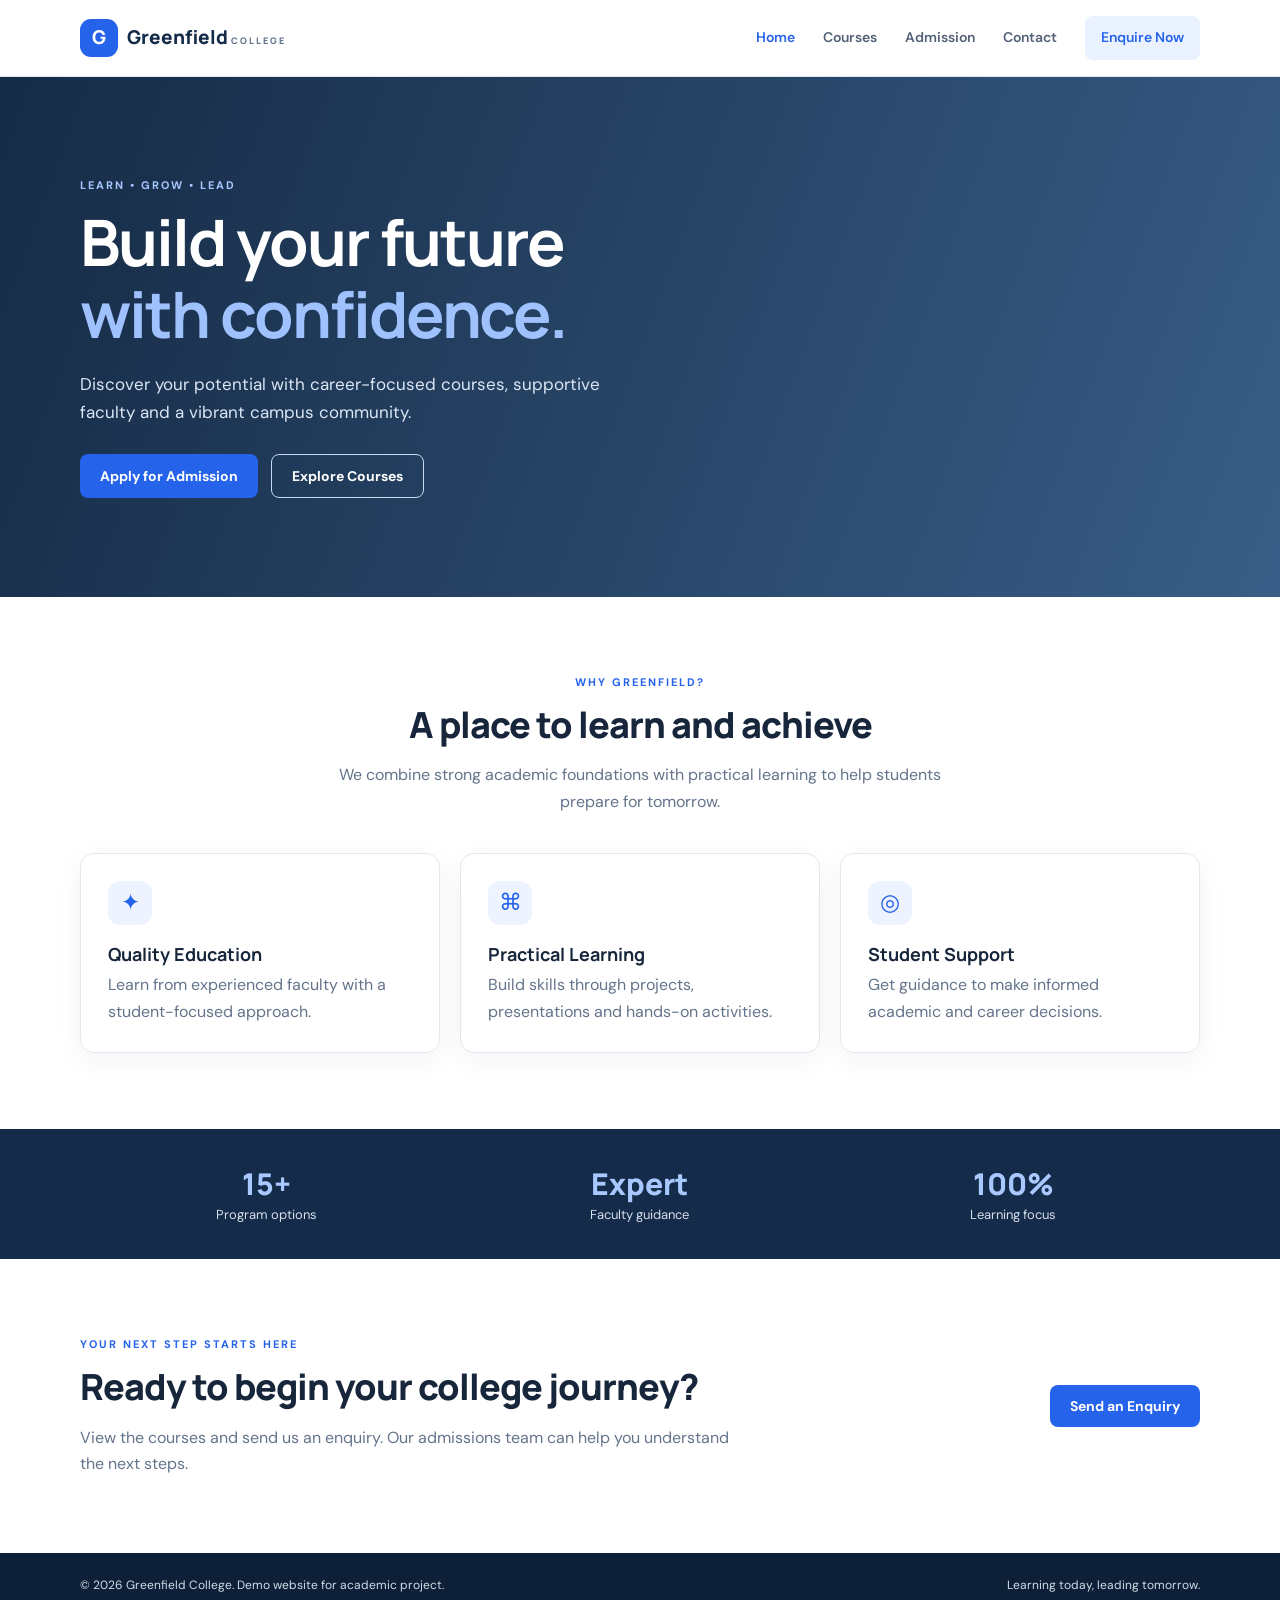
<file: index.html>
<!DOCTYPE html>
<html lang="en">
<head>
  <meta charset="UTF-8">
  <meta name="viewport" content="width=device-width, initial-scale=1.0">
  <meta name="description" content="Explore courses and apply for admission at Greenfield College.">
  <title>Greenfield College | Home</title>
  <link rel="stylesheet" href="css/style.css">
</head>
<body>
<header class="site-header">
  <nav class="navbar container" aria-label="Main navigation">
    <a class="brand" href="index.html"><span class="brand-mark">G</span> Greenfield <small>COLLEGE</small></a>
    <button class="menu-toggle" aria-label="Toggle navigation" aria-expanded="false">☰</button>
    <div class="nav-links">
      <a class="active" href="index.html">Home</a><a href="courses.html">Courses</a>
      <a href="admission.html">Admission</a><a href="contact.html">Contact</a>
      <a class="nav-cta" href="admission.html#enquiry">Enquire Now</a>
    </div>
  </nav>
</header>
<main>
  <section class="hero">
    <div class="container hero-content">
      <p class="eyebrow">LEARN • GROW • LEAD</p>
      <h1>Build your future<br><span>with confidence.</span></h1>
      <p class="hero-copy">Discover your potential with career-focused courses, supportive faculty and a vibrant campus community.</p>
      <div class="hero-actions"><a class="button button-primary" href="admission.html">Apply for Admission</a><a class="button button-outline" href="courses.html">Explore Courses</a></div>
    </div>
  </section>
  <section class="section container">
    <div class="section-heading"><p class="eyebrow">WHY GREENFIELD?</p><h2>A place to learn and achieve</h2><p>We combine strong academic foundations with practical learning to help students prepare for tomorrow.</p></div>
    <div class="feature-grid">
      <article class="feature-card"><div class="feature-icon">✦</div><h3>Quality Education</h3><p>Learn from experienced faculty with a student-focused approach.</p></article>
      <article class="feature-card"><div class="feature-icon">⌘</div><h3>Practical Learning</h3><p>Build skills through projects, presentations and hands-on activities.</p></article>
      <article class="feature-card"><div class="feature-icon">◎</div><h3>Student Support</h3><p>Get guidance to make informed academic and career decisions.</p></article>
    </div>
  </section>
  <section class="stats-band"><div class="container stats-grid"><div><strong>15+</strong><span>Program options</span></div><div><strong>Expert</strong><span>Faculty guidance</span></div><div><strong>100%</strong><span>Learning focus</span></div></div></section>
  <section class="section container callout"><div><p class="eyebrow">YOUR NEXT STEP STARTS HERE</p><h2>Ready to begin your college journey?</h2><p>View the courses and send us an enquiry. Our admissions team can help you understand the next steps.</p></div><a class="button button-primary" href="admission.html#enquiry">Send an Enquiry</a></section>
</main>
<footer class="footer"><div class="container footer-inner"><p>© 2026 Greenfield College. Demo website for academic project.</p><p>Learning today, leading tomorrow.</p></div></footer>
<script src="js/script.js"></script>
</body>
</html>
</file>
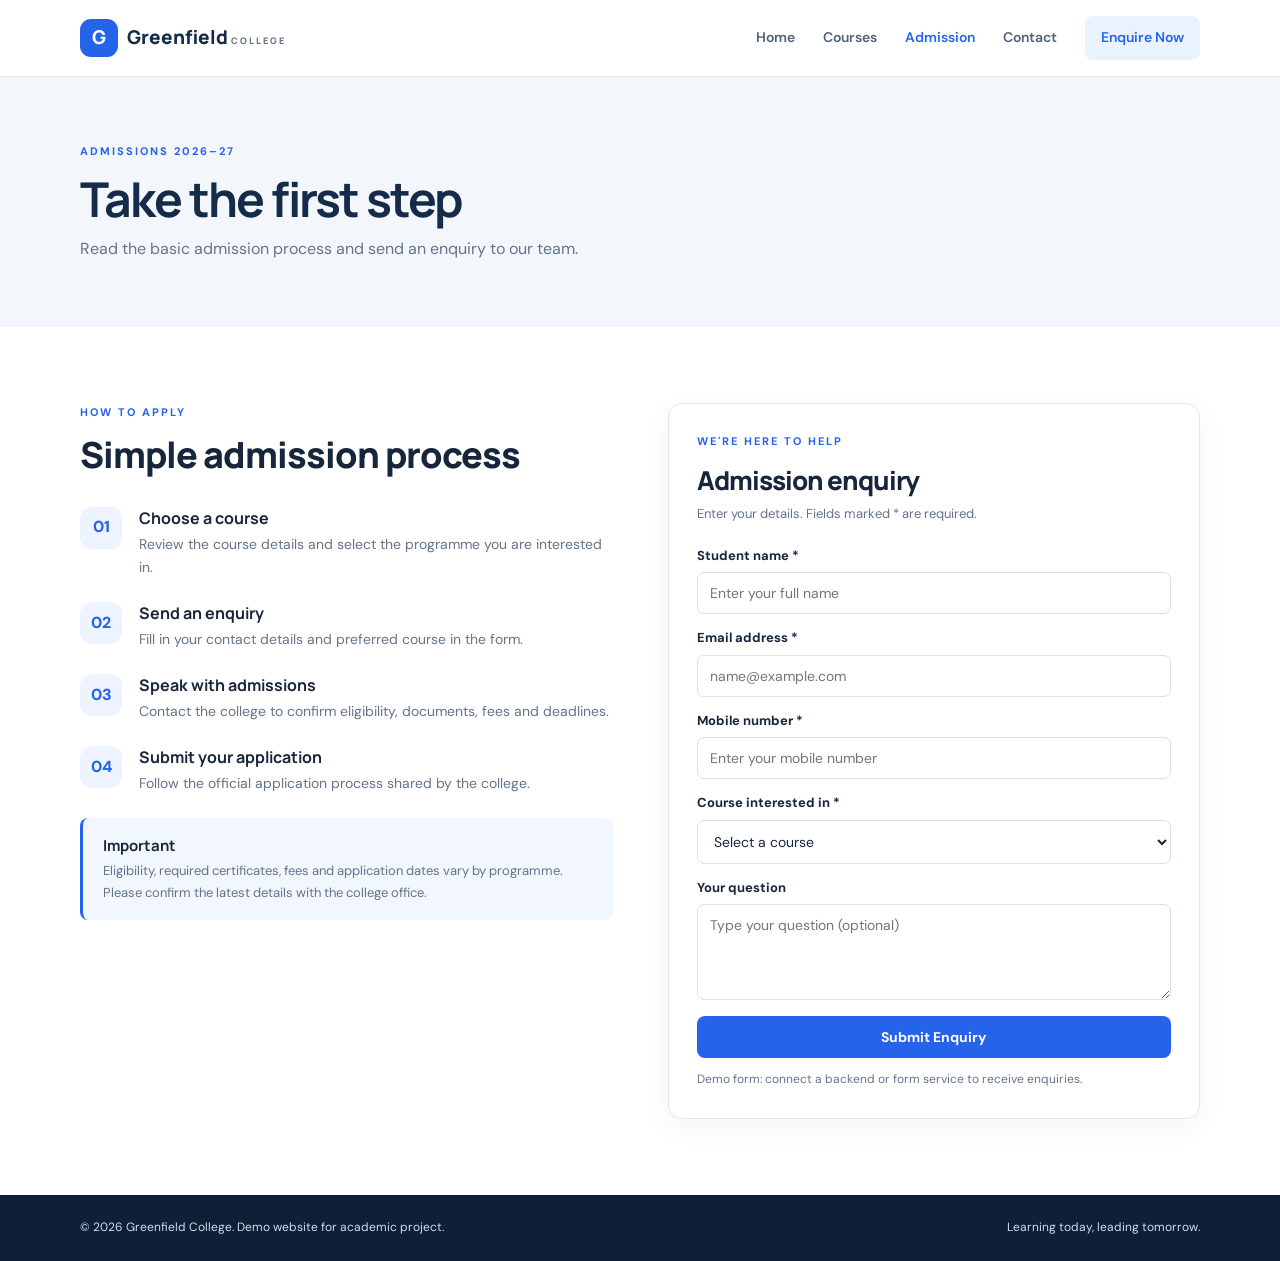
<file: admission.html>
<!DOCTYPE html>
<html lang="en">
<head>
  <meta charset="UTF-8"><meta name="viewport" content="width=device-width, initial-scale=1.0">
  <title>Admission & Enquiry | Greenfield College</title><link rel="stylesheet" href="css/style.css">
</head>
<body>
<header class="site-header"><nav class="navbar container" aria-label="Main navigation">
  <a class="brand" href="index.html"><span class="brand-mark">G</span> Greenfield <small>COLLEGE</small></a>
  <button class="menu-toggle" aria-label="Toggle navigation" aria-expanded="false">☰</button>
  <div class="nav-links"><a href="index.html">Home</a><a href="courses.html">Courses</a><a class="active" href="admission.html">Admission</a><a href="contact.html">Contact</a><a class="nav-cta" href="#enquiry">Enquire Now</a></div>
</nav></header>
<main>
  <section class="page-hero"><div class="container"><p class="eyebrow">ADMISSIONS 2026–27</p><h1>Take the first step</h1><p>Read the basic admission process and send an enquiry to our team.</p></div></section>
  <section class="section container admission-layout">
    <div><p class="eyebrow">HOW TO APPLY</p><h2>Simple admission process</h2>
      <div class="steps">
        <div class="step"><span>01</span><div><h3>Choose a course</h3><p>Review the course details and select the programme you are interested in.</p></div></div>
        <div class="step"><span>02</span><div><h3>Send an enquiry</h3><p>Fill in your contact details and preferred course in the form.</p></div></div>
        <div class="step"><span>03</span><div><h3>Speak with admissions</h3><p>Contact the college to confirm eligibility, documents, fees and deadlines.</p></div></div>
        <div class="step"><span>04</span><div><h3>Submit your application</h3><p>Follow the official application process shared by the college.</p></div></div>
      </div>
      <div class="info-panel"><h3>Important</h3><p>Eligibility, required certificates, fees and application dates vary by programme. Please confirm the latest details with the college office.</p></div>
    </div>
    <div class="form-card" id="enquiry"><p class="eyebrow">WE'RE HERE TO HELP</p><h2>Admission enquiry</h2><p class="form-intro">Enter your details. Fields marked * are required.</p>
      <form id="enquiryForm">
        <label for="studentName">Student name *</label><input id="studentName" name="studentName" type="text" placeholder="Enter your full name" required>
        <label for="email">Email address *</label><input id="email" name="email" type="email" placeholder="name@example.com" required>
        <label for="phone">Mobile number *</label><input id="phone" name="phone" type="tel" inputmode="numeric" pattern="[0-9 +()-]{8,16}" placeholder="Enter your mobile number" required>
        <label for="course">Course interested in *</label><select id="course" name="course" required><option value="">Select a course</option><option>BCA</option><option>B.Com</option><option>BBA</option><option>B.Sc Computer Science</option></select>
        <label for="message">Your question</label><textarea id="message" name="message" rows="4" placeholder="Type your question (optional)"></textarea>
        <button class="button button-primary button-full" type="submit">Submit Enquiry</button>
        <p class="form-note" id="formMessage" role="status" aria-live="polite">Demo form: connect a backend or form service to receive enquiries.</p>
      </form>
    </div>
  </section>
</main>
<footer class="footer"><div class="container footer-inner"><p>© 2026 Greenfield College. Demo website for academic project.</p><p>Learning today, leading tomorrow.</p></div></footer><script src="js/script.js"></script>
</body></html>
</file>
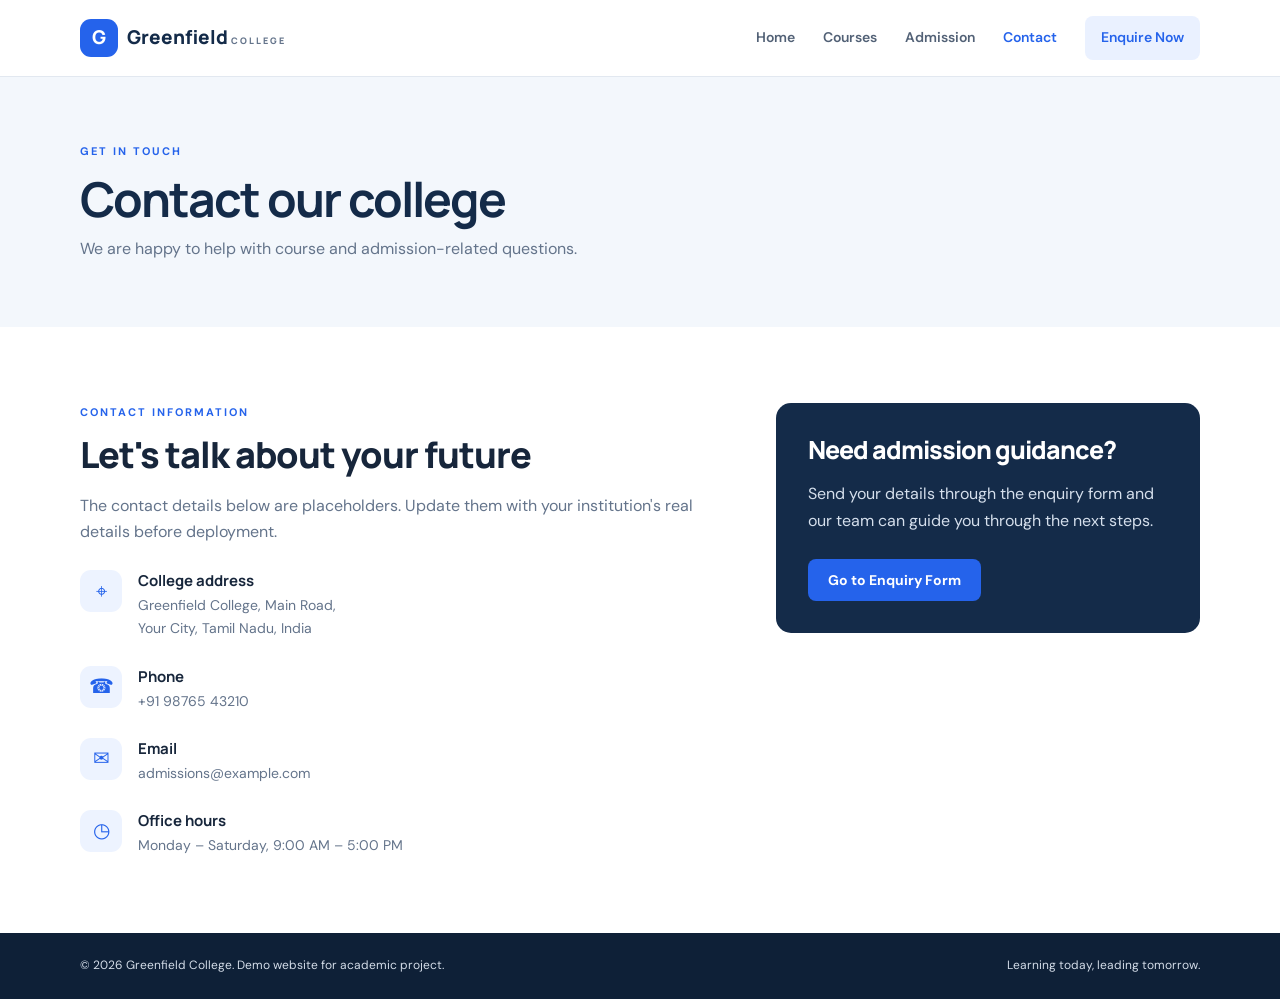
<file: contact.html>
<!DOCTYPE html>
<html lang="en">
<head>
  <meta charset="UTF-8"><meta name="viewport" content="width=device-width, initial-scale=1.0">
  <title>Contact | Greenfield College</title><link rel="stylesheet" href="css/style.css">
</head>
<body>
<header class="site-header"><nav class="navbar container" aria-label="Main navigation">
  <a class="brand" href="index.html"><span class="brand-mark">G</span> Greenfield <small>COLLEGE</small></a>
  <button class="menu-toggle" aria-label="Toggle navigation" aria-expanded="false">☰</button>
  <div class="nav-links"><a href="index.html">Home</a><a href="courses.html">Courses</a><a href="admission.html">Admission</a><a class="active" href="contact.html">Contact</a><a class="nav-cta" href="admission.html#enquiry">Enquire Now</a></div>
</nav></header>
<main>
  <section class="page-hero"><div class="container"><p class="eyebrow">GET IN TOUCH</p><h1>Contact our college</h1><p>We are happy to help with course and admission-related questions.</p></div></section>
  <section class="section container contact-grid">
    <div><p class="eyebrow">CONTACT INFORMATION</p><h2>Let's talk about your future</h2><p class="muted">The contact details below are placeholders. Update them with your institution's real details before deployment.</p>
      <div class="contact-item"><span>⌖</span><div><h3>College address</h3><p>Greenfield College, Main Road,<br>Your City, Tamil Nadu, India</p></div></div>
      <div class="contact-item"><span>☎</span><div><h3>Phone</h3><p>+91 98765 43210</p></div></div>
      <div class="contact-item"><span>✉</span><div><h3>Email</h3><p>admissions@example.com</p></div></div>
      <div class="contact-item"><span>◷</span><div><h3>Office hours</h3><p>Monday – Saturday, 9:00 AM – 5:00 PM</p></div></div>
    </div>
    <aside class="contact-panel"><h2>Need admission guidance?</h2><p>Send your details through the enquiry form and our team can guide you through the next steps.</p><a class="button button-primary" href="admission.html#enquiry">Go to Enquiry Form</a></aside>
  </section>
</main>
<footer class="footer"><div class="container footer-inner"><p>© 2026 Greenfield College. Demo website for academic project.</p><p>Learning today, leading tomorrow.</p></div></footer><script src="js/script.js"></script>
</body></html>
</file>
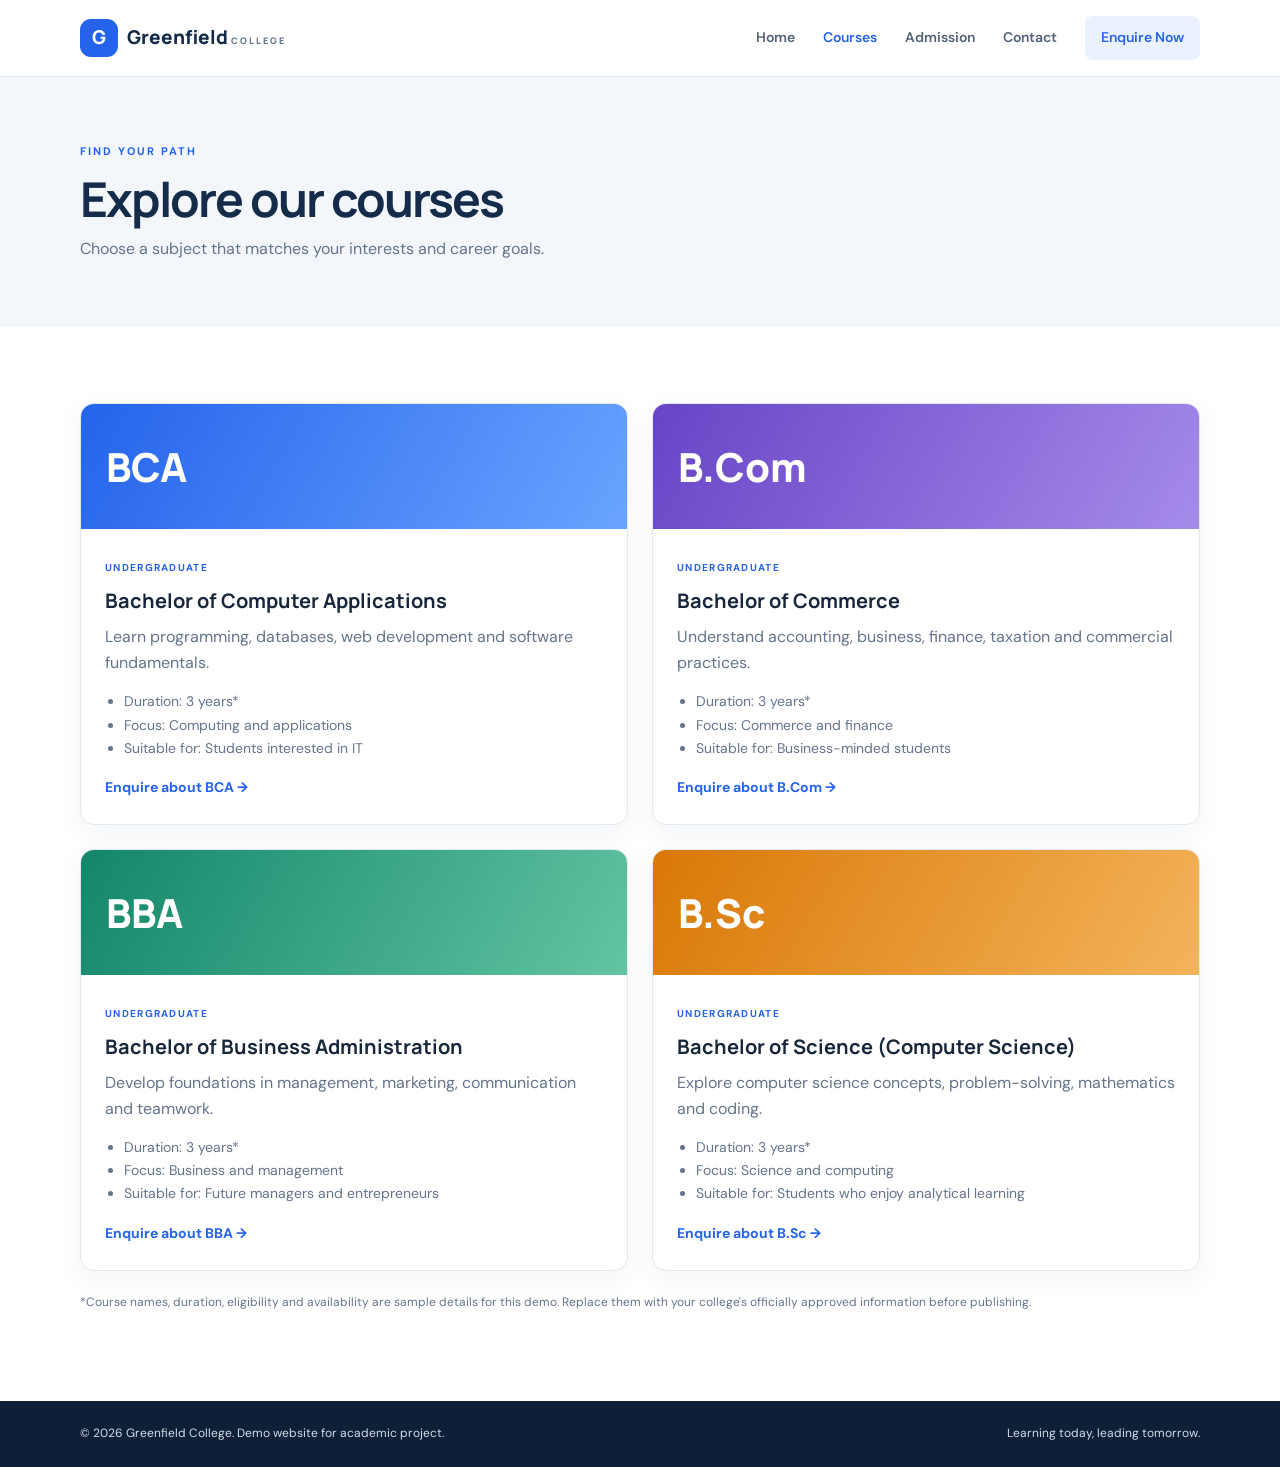
<file: courses.html>
<!DOCTYPE html>
<html lang="en">
<head>
  <meta charset="UTF-8"><meta name="viewport" content="width=device-width, initial-scale=1.0">
  <title>Courses | Greenfield College</title><link rel="stylesheet" href="css/style.css">
</head>
<body>
<header class="site-header"><nav class="navbar container" aria-label="Main navigation">
  <a class="brand" href="index.html"><span class="brand-mark">G</span> Greenfield <small>COLLEGE</small></a>
  <button class="menu-toggle" aria-label="Toggle navigation" aria-expanded="false">☰</button>
  <div class="nav-links"><a href="index.html">Home</a><a class="active" href="courses.html">Courses</a><a href="admission.html">Admission</a><a href="contact.html">Contact</a><a class="nav-cta" href="admission.html#enquiry">Enquire Now</a></div>
</nav></header>
<main>
  <section class="page-hero"><div class="container"><p class="eyebrow">FIND YOUR PATH</p><h1>Explore our courses</h1><p>Choose a subject that matches your interests and career goals.</p></div></section>
  <section class="section container"><div class="course-grid">
    <article class="course-card"><div class="course-top course-blue">BCA</div><div class="course-body"><span class="tag">UNDERGRADUATE</span><h2>Bachelor of Computer Applications</h2><p>Learn programming, databases, web development and software fundamentals.</p><ul><li>Duration: 3 years*</li><li>Focus: Computing and applications</li><li>Suitable for: Students interested in IT</li></ul><a class="text-link" href="admission.html#enquiry">Enquire about BCA →</a></div></article>
    <article class="course-card"><div class="course-top course-violet">B.Com</div><div class="course-body"><span class="tag">UNDERGRADUATE</span><h2>Bachelor of Commerce</h2><p>Understand accounting, business, finance, taxation and commercial practices.</p><ul><li>Duration: 3 years*</li><li>Focus: Commerce and finance</li><li>Suitable for: Business-minded students</li></ul><a class="text-link" href="admission.html#enquiry">Enquire about B.Com →</a></div></article>
    <article class="course-card"><div class="course-top course-green">BBA</div><div class="course-body"><span class="tag">UNDERGRADUATE</span><h2>Bachelor of Business Administration</h2><p>Develop foundations in management, marketing, communication and teamwork.</p><ul><li>Duration: 3 years*</li><li>Focus: Business and management</li><li>Suitable for: Future managers and entrepreneurs</li></ul><a class="text-link" href="admission.html#enquiry">Enquire about BBA →</a></div></article>
    <article class="course-card"><div class="course-top course-orange">B.Sc</div><div class="course-body"><span class="tag">UNDERGRADUATE</span><h2>Bachelor of Science (Computer Science)</h2><p>Explore computer science concepts, problem-solving, mathematics and coding.</p><ul><li>Duration: 3 years*</li><li>Focus: Science and computing</li><li>Suitable for: Students who enjoy analytical learning</li></ul><a class="text-link" href="admission.html#enquiry">Enquire about B.Sc →</a></div></article>
  </div><p class="note">*Course names, duration, eligibility and availability are sample details for this demo. Replace them with your college's officially approved information before publishing.</p></section>
</main>
<footer class="footer"><div class="container footer-inner"><p>© 2026 Greenfield College. Demo website for academic project.</p><p>Learning today, leading tomorrow.</p></div></footer><script src="js/script.js"></script>
</body></html>
</file>
<file: css/style.css>
@import url('https://fonts.googleapis.com/css2?family=DM+Sans:wght@400;500;600;700&family=Manrope:wght@500;600;700;800&display=swap');
:root{--navy:#142b49;--blue:#2563eb;--ink:#17263b;--muted:#64748b;--pale:#f3f7fc;--line:#e2e8f0;--white:#fff}
*{box-sizing:border-box}html{scroll-behavior:smooth}body{margin:0;font-family:'DM Sans',Arial,sans-serif;color:var(--ink);line-height:1.65;background:#fff}a{color:inherit;text-decoration:none}.container{width:min(1120px,calc(100% - 40px));margin:auto}
.site-header{background:#fff;border-bottom:1px solid var(--line);position:sticky;top:0;z-index:10}.navbar{min-height:76px;display:flex;align-items:center;justify-content:space-between;gap:24px}.brand{font-family:Manrope,sans-serif;font-weight:800;font-size:19px;display:flex;align-items:center;gap:9px;color:var(--navy)}.brand small{font-size:9px;letter-spacing:2px;display:block;align-self:flex-end;margin:0 0 8px -6px;color:var(--muted)}.brand-mark{display:grid;place-items:center;width:38px;height:38px;border-radius:11px;background:var(--blue);color:#fff}.nav-links{display:flex;align-items:center;gap:28px;font-size:14px;font-weight:600}.nav-links>a:not(.nav-cta){color:#526176}.nav-links>a.active,.nav-links>a:hover{color:var(--blue)}.nav-cta{background:#eaf1ff;color:var(--blue);padding:10px 16px;border-radius:8px}.menu-toggle{display:none;background:none;border:0;font-size:25px;color:var(--navy)}
.hero{background:linear-gradient(110deg,rgba(12,34,62,.96),rgba(24,67,115,.86)),url('https://images.unsplash.com/photo-1562774053-701939374585?auto=format&fit=crop&w=1800&q=85') center/cover;color:#fff;min-height:520px;display:flex;align-items:center}.hero-content{padding-top:70px;padding-bottom:70px}.eyebrow{font-size:11px;letter-spacing:2px;font-weight:700;color:var(--blue);margin:0 0 12px}.hero .eyebrow{color:#a9c8ff}.hero h1,.page-hero h1{font-family:Manrope,sans-serif;font-size:clamp(38px,6vw,64px);line-height:1.12;letter-spacing:-2px;margin:0 0 20px}.hero h1 span{color:#9fc2ff}.hero-copy{max-width:570px;color:#dce7f5;font-size:17px}.hero-actions{display:flex;gap:13px;flex-wrap:wrap;margin-top:28px}.button{display:inline-flex;align-items:center;justify-content:center;border:0;border-radius:8px;padding:12px 20px;font:700 14px 'DM Sans',sans-serif;cursor:pointer;transition:.2s}.button-primary{background:var(--blue);color:#fff}.button-primary:hover{background:#174dc5;transform:translateY(-1px)}.button-outline{border:1px solid #c8d8ef;color:#fff}.button-full{width:100%;margin-top:8px}
.section{padding-top:76px;padding-bottom:76px}.section-heading{text-align:center;max-width:650px;margin:0 auto 38px}.section-heading h2,.callout h2,.admission-layout h2,.contact-grid h2{font:800 clamp(27px,4vw,36px)/1.2 Manrope,sans-serif;letter-spacing:-1px;margin:0 0 13px}.section-heading>p:last-child,.muted{color:var(--muted)}.feature-grid{display:grid;grid-template-columns:repeat(3,1fr);gap:20px}.feature-card,.course-card,.form-card{border:1px solid var(--line);border-radius:14px;background:#fff;box-shadow:0 8px 28px rgba(25,49,80,.05)}.feature-card{padding:27px}.feature-icon{width:44px;height:44px;border-radius:12px;background:#edf3ff;color:var(--blue);display:grid;place-items:center;font-size:23px}.feature-card h3{margin:17px 0 6px;font:700 18px Manrope}.feature-card p,.course-body p{color:var(--muted);margin:0}.stats-band{background:var(--navy);color:#fff;padding:34px 0}.stats-grid{display:grid;grid-template-columns:repeat(3,1fr);text-align:center}.stats-grid div{display:flex;flex-direction:column}.stats-grid strong{font:800 30px Manrope;color:#a9c8ff}.stats-grid span{font-size:13px;color:#d5dfec}.callout{display:flex;justify-content:space-between;align-items:center;gap:25px}.callout p:last-child{color:var(--muted);max-width:650px;margin-bottom:0}
.page-hero{background:var(--pale);padding:65px 0}.page-hero h1{font-size:clamp(34px,5vw,48px);color:var(--navy);margin-bottom:10px}.page-hero p:last-child{color:var(--muted);margin:0}.course-grid{display:grid;grid-template-columns:repeat(2,1fr);gap:24px}.course-card{overflow:hidden}.course-top{height:125px;display:flex;align-items:center;padding:25px;font:800 40px Manrope;color:#fff}.course-blue{background:linear-gradient(120deg,#2563eb,#69a4ff)}.course-violet{background:linear-gradient(120deg,#6844c6,#a58bea)}.course-green{background:linear-gradient(120deg,#13866a,#62c4a3)}.course-orange{background:linear-gradient(120deg,#d97706,#f4b45b)}.course-body{padding:24px}.tag{font-size:10px;font-weight:700;letter-spacing:1.3px;color:var(--blue)}.course-body h2{font:700 20px/1.3 Manrope;margin:8px 0 10px}.course-body ul{padding-left:19px;color:var(--muted);font-size:14px}.text-link{font-weight:700;color:var(--blue);font-size:14px}.note,.form-note{font-size:12px;color:var(--muted);margin-top:22px}
.admission-layout{display:grid;grid-template-columns:1fr 1fr;gap:55px;align-items:start}.steps{margin-top:30px}.step{display:flex;gap:17px;margin-bottom:23px}.step>span{flex:none;width:42px;height:42px;display:grid;place-items:center;background:#edf3ff;color:var(--blue);font-weight:800;border-radius:12px}.step h3{font:700 16px Manrope;margin:0 0 4px}.step p{margin:0;color:var(--muted);font-size:14px}.info-panel{background:#f1f6ff;border-left:3px solid var(--blue);padding:17px 20px;border-radius:8px}.info-panel h3{margin:0 0 4px;font:700 15px Manrope}.info-panel p{margin:0;color:var(--muted);font-size:13px}.form-card{padding:28px}.form-card h2{font:800 26px Manrope;margin:0 0 5px}.form-intro{font-size:13px;color:var(--muted);margin:0 0 20px}form label{display:block;font-size:13px;font-weight:700;margin:13px 0 6px}input,select,textarea{width:100%;border:1px solid #d8e0eb;border-radius:7px;padding:11px 12px;font:14px 'DM Sans',sans-serif;color:var(--ink);background:#fff}input:focus,select:focus,textarea:focus{outline:2px solid #c7d8ff;border-color:var(--blue)}textarea{resize:vertical}.form-note{margin:12px 0 0}
.contact-grid{display:grid;grid-template-columns:1.2fr .8fr;gap:60px}.contact-item{display:flex;gap:16px;margin-top:25px}.contact-item>span{width:42px;height:42px;display:grid;place-items:center;background:#edf3ff;color:var(--blue);border-radius:11px;font-size:20px}.contact-item h3{font:700 15px Manrope;margin:0 0 3px}.contact-item p{margin:0;color:var(--muted);font-size:14px}.contact-panel{background:var(--navy);color:#fff;border-radius:15px;padding:32px;align-self:start}.contact-panel h2{font-size:25px}.contact-panel p{color:#d5dfec;margin-bottom:25px}
.footer{background:#0e2037;color:#d3dce8;padding:23px 0;font-size:12px}.footer-inner{display:flex;justify-content:space-between;gap:15px;flex-wrap:wrap}.footer p{margin:0}
@media(max-width:760px){.navbar{min-height:68px}.menu-toggle{display:block}.nav-links{display:none;position:absolute;top:68px;left:0;right:0;background:#fff;padding:18px 22px 22px;box-shadow:0 12px 20px rgba(20,43,73,.1);flex-direction:column;align-items:stretch;gap:15px}.nav-links.open{display:flex}.nav-cta{text-align:center}.hero{min-height:480px}.hero-content{padding-top:55px;padding-bottom:55px}.feature-grid{grid-template-columns:1fr}.stats-grid{gap:10px}.stats-grid strong{font-size:24px}.stats-grid span{font-size:11px}.callout{align-items:flex-start;flex-direction:column}.section{padding-top:55px;padding-bottom:55px}.course-grid,.admission-layout,.contact-grid{grid-template-columns:1fr;gap:30px}.page-hero{padding:48px 0}.form-card{padding:22px}.footer-inner{flex-direction:column}}
@media(min-width:761px) and (max-width:950px){.nav-links{gap:15px}.admission-layout{gap:28px}}
</file>
